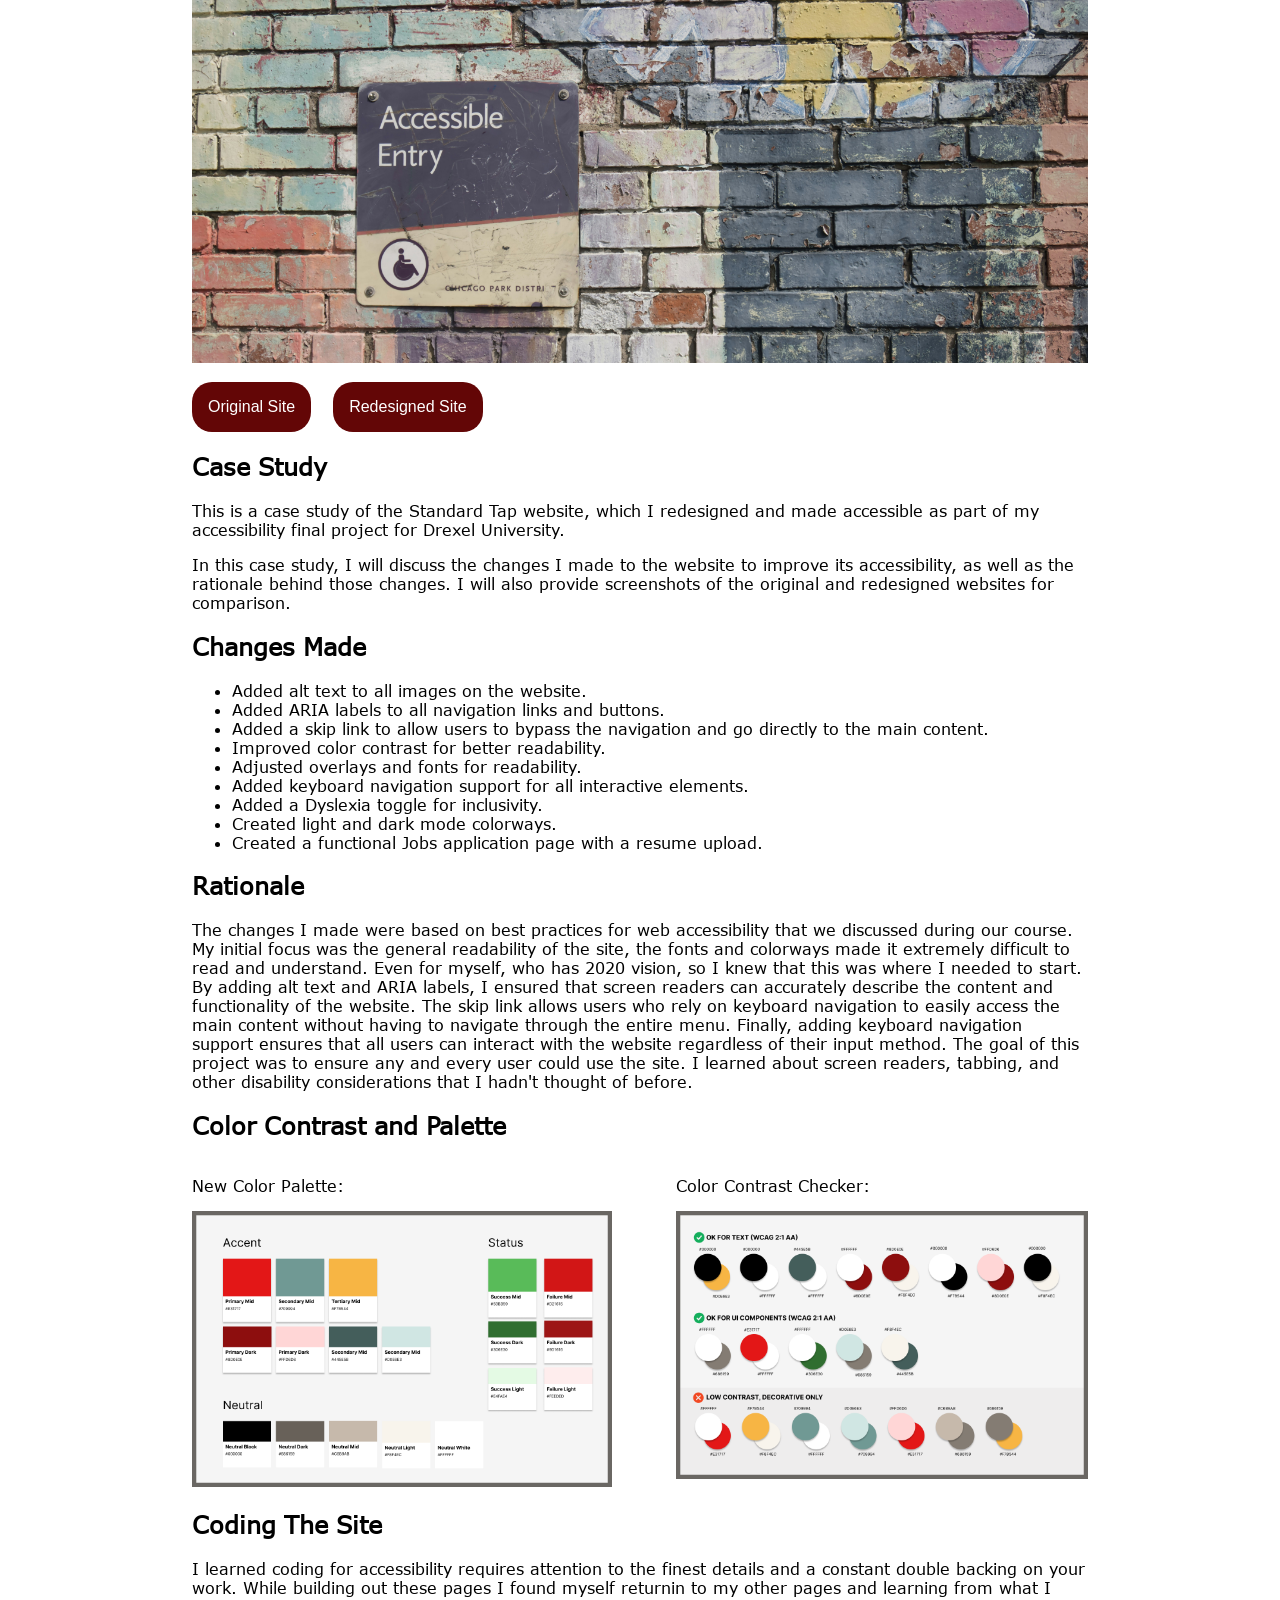
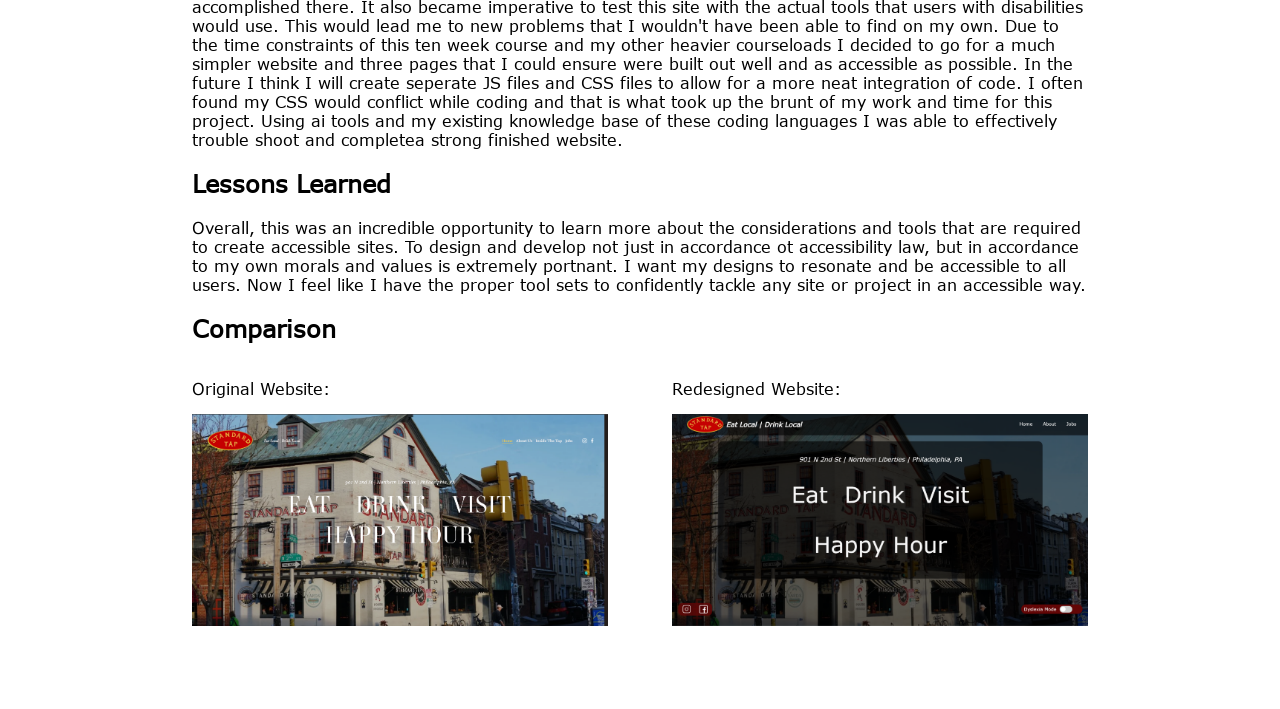
<file: case-study.html>
<!DOCTYPE html>
<html lang="en">
<head>
    <meta charset="UTF-8">
    <meta name="viewport" content="width=device-width, initial-scale=1.0">
    <title>Case Study</title>
     <link rel="stylesheet" href="cs-styles.css">
     <link rel="icon" type="image/png" href="/assets/fav-icon.png">
</head>
<body>
    <article>
    <img class="hero-img" alt="Photo of a brick wall with a sign on it that says 'accesible Entry.'" src="./assets/case-study-hero.jpg">
    <button>
        <a href="https://standardtap.com/" target="_blank" aria-label="Link to External Original Site">Original Site</a>
    </button>
    <button>
        <a href="index.html" target="_blank" aria-label="Link to Redesigned Site">Redesigned Site</a>
    </button>    
    <h1>Case Study</h1>
    <p>This is a case study of the Standard Tap website, which I redesigned and made accessible as part of my accessibility final project for Drexel University.</p>
    <p>In this case study, I will discuss the changes I made to the website to improve its accessibility, as well as the rationale behind those changes. I will also provide screenshots of the original and redesigned websites for comparison.</p>
    <h2>Changes Made</h2>
    <ul>
        <li>Added alt text to all images on the website.</li>
        <li>Added ARIA labels to all navigation links and buttons.</li>
        <li>Added a skip link to allow users to bypass the navigation and go directly to the main content.</li>
        <li>Improved color contrast for better readability.</li>
        <li>Adjusted overlays and fonts for readability.</li>
        <li>Added keyboard navigation support for all interactive elements.</li>
        <li>Added a Dyslexia toggle for inclusivity.</li>
        <li>Created light and dark mode colorways.</li>
        <li>Created a functional Jobs application page with a resume upload.</li>
    </ul>
    <h2>Rationale</h2>
    <p>The changes I made were based on best practices for web accessibility that we discussed during our course. My initial focus was the general readability of the site, the fonts and colorways made it extremely difficult to read and understand. Even for myself, who has 2020 vision, so I knew that this was where I needed to start. By adding alt text and ARIA labels, I ensured that screen readers can accurately describe the content and functionality of the website. The skip link allows users who rely on keyboard navigation to easily access the main content without having to navigate through the entire menu. Finally, adding keyboard navigation support ensures that all users can interact with the website regardless of their input method. The goal of this project was to ensure any and every user could use the site. I learned about screen readers, tabbing, and other disability considerations that I hadn't thought of before.</p>
    <h2>Color Contrast and Palette</h2>
    <div class="flex-container">
        <div class="site-content">
            <p>New Color Palette:</p>
            <img src="./assets/color-pallet.png" alt="Image of the new color palette used for the redesigned website">
        </div>
        <div class="site-content">
            <p>Color Contrast Checker:</p>
            <img src="./assets/color-contrast.png" alt="Image of the color contrast comparison page. It checks the colors used on the site along with their hex values.">
        </div>
        
    </div>
    <h2>Coding The Site</h2>
    <p>I learned coding for accessibility requires attention to the finest details and a constant double backing on your work. While building out these pages I found myself returnin to my other pages and learning from what I accomplished there. It also became imperative to test this site with the actual tools that users with disabilities would use. This would lead me to new problems that I wouldn't have been able to find on my own. Due to the time constraints of this ten week course and my other heavier courseloads I decided to go for a much simpler website and three pages that I could ensure were built out well and as accessible as possible. In the future I think I will create seperate JS files and CSS files to allow for a more neat integration of code. I often found my CSS would conflict while coding and that is what took up the brunt of my work and time for this project. Using ai tools and my existing knowledge base of these coding languages I was able to effectively trouble shoot and completea strong finished website.</p>
    <h2>Lessons Learned</h2>
    <p>Overall, this was an incredible opportunity to learn more about the considerations and tools that are required to create accessible sites. To design and develop not just in accordance ot accessibility law, but in accordance to my own morals and values is extremely portnant. I want my designs to resonate and be accessible to all users. Now I feel like I have the proper tool sets to confidently tackle any site or project in an accessible way.</p>
    <h2>Comparison</h2>
    <div class="flex-container">
        <div class="site-content">
            <p>Original Website:</p>
            <img src="./assets/original-website.png" alt="Screenshot of the original Standard Tap website">
        </div>
        <div class="site-content">
            <p>Redesigned Website:</p>
            <img src="./assets/redesigned-website.png" alt="Screenshot of the redesigned Standard Tap website">
        </div>
    </div>
</article>   
</body>
</html>
</file>
<file: cs-styles.css>
:root {
  --text-color: #1a1a1a;
  --bg-color: #ffffff;
  --bg-color-fade:rgba(255, 255, 255, 0.386);
  --accent-color: #630606;
  --red-color-fade: rgba(99, 6, 6, 0.8); 
  --error-red: #cc0000;
  --error-red-light: #ffcccc;
  --yellow-light: #fff0c8;
  --accent-two: #bc8d00;
  --accent-color-fade: rgba(0, 0, 0, 0.60);
  --dark-bg: #2c2c2c;
  --dark-bg-two: #4b4b4b;
  --dark-text: #F7F7F7; 
  --focus: #1159ab;
  --focus-dark: #51a2ff;
  --blue-background: rgb(194, 230, 252, 0.8);
  --light-blue: rgb(194, 230, 252);
  --grey-light: #ccc;
  --readable-box-color: rgba(255, 255, 255, 0.85);
  --box-shadow: rgba(0, 0, 0, 0.3);
  --transparent: rgba(0, 0, 0, 0);
}
@font-face {
    font-family: 'OpenDyslexic';
    src: url(./assets/OpenDyslexic-Regular.otf);
}
@font-face {
    font-family: 'Verdana';
    src: url(./assets/Verdana.ttf);
}

body {
  margin: 0 auto;
  padding: 0 15vw ;
  font-family: "Verdana", sans-serif;
  margin-bottom: 5rem;
}
p{
  font-family: "Verdana", sans-serif;
}
.hero-img{
    width: 100%;
}

.flex-container{
  display: flex;
  flex-direction: row;
  justify-content: center;
  gap: 4rem;
}
.site-content img{
  width: 100%;
  height: auto;
}

a {
  color: var(--bg-color);
  text-decoration: none;
}

button{
  background-color: var(--accent-color);
  color: var(--bg-color);
  border: none;
  padding: 1rem;
  margin-right: 1rem;
  margin-top: 1rem;
  cursor: pointer;
  font-size: 1rem;
  border-radius: 20px;
}

@media (max-width: 900px) { 
  .flex-container {
    flex-direction: column;
    align-items: center;
    gap: 2rem;
  }

}
@media (prefers-color-scheme: dark) {
  body {
    background-color: var(--dark-bg);
    color: var(--dark-text);
  }
  h2, h1{
    color: var(--light-blue);
  }
}
</file>
